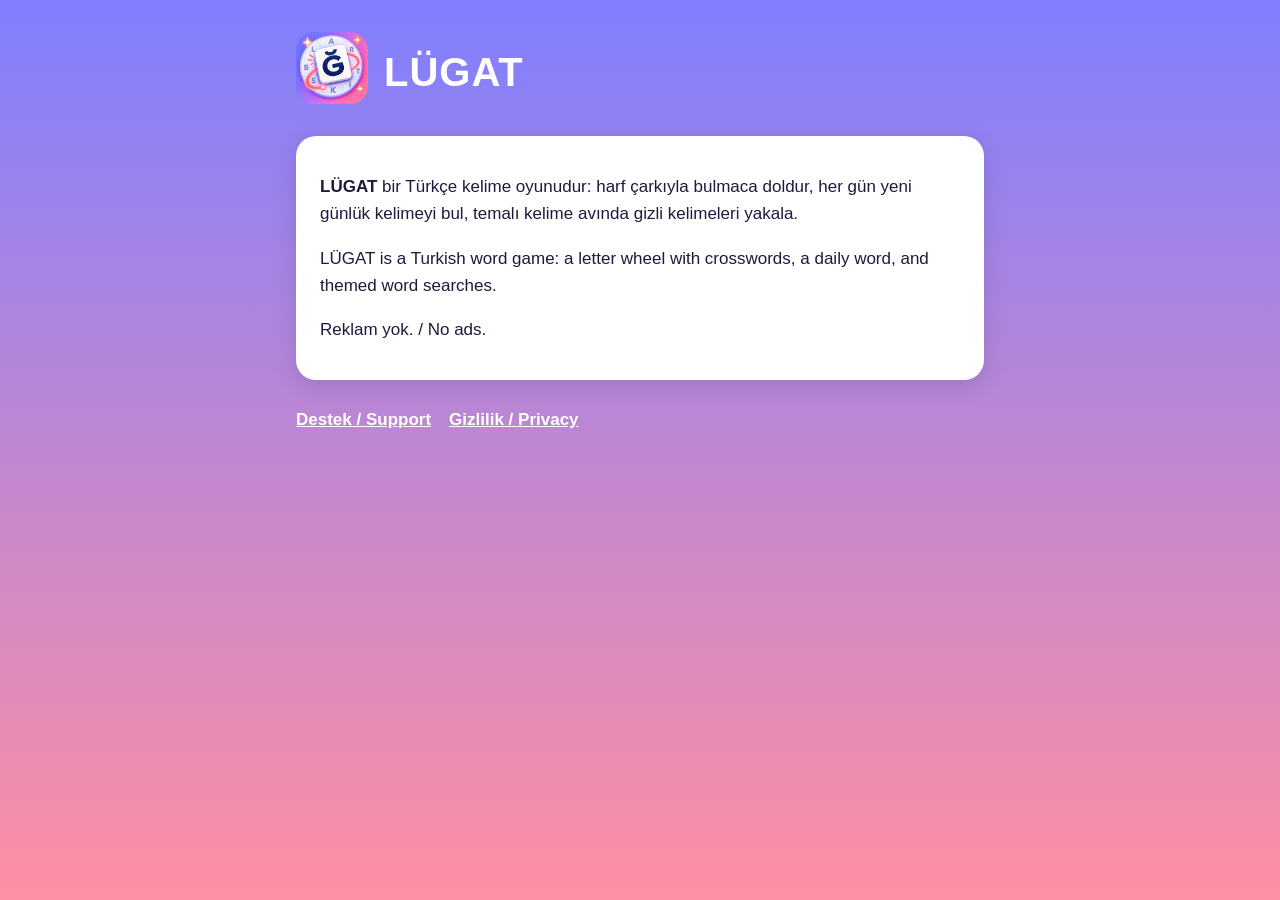
<file: index.html>
<!doctype html>
<html lang="tr">
<head>
<meta charset="utf-8">
<meta name="viewport" content="width=device-width, initial-scale=1">
<title>LÜGAT</title>
<link rel="stylesheet" href="style.css">
<link rel="icon" href="icon.png">
</head>
<body>
<main>
  <header><a href="./"><img src="icon.png" alt="LÜGAT"></a><h1>LÜGAT</h1></header>
  <div class="card">
    <p><strong>LÜGAT</strong> bir Türkçe kelime oyunudur: harf çarkıyla bulmaca doldur, her gün yeni günlük kelimeyi bul, temalı kelime avında gizli kelimeleri yakala.</p>
    <p>LÜGAT is a Turkish word game: a letter wheel with crosswords, a daily word, and themed word searches.</p>
    <p>Reklam yok. / No ads.</p>
  </div>
  <nav><a href="support/">Destek / Support</a><a href="privacy/">Gizlilik / Privacy</a></nav>
</main>
</body>
</html>
</file>
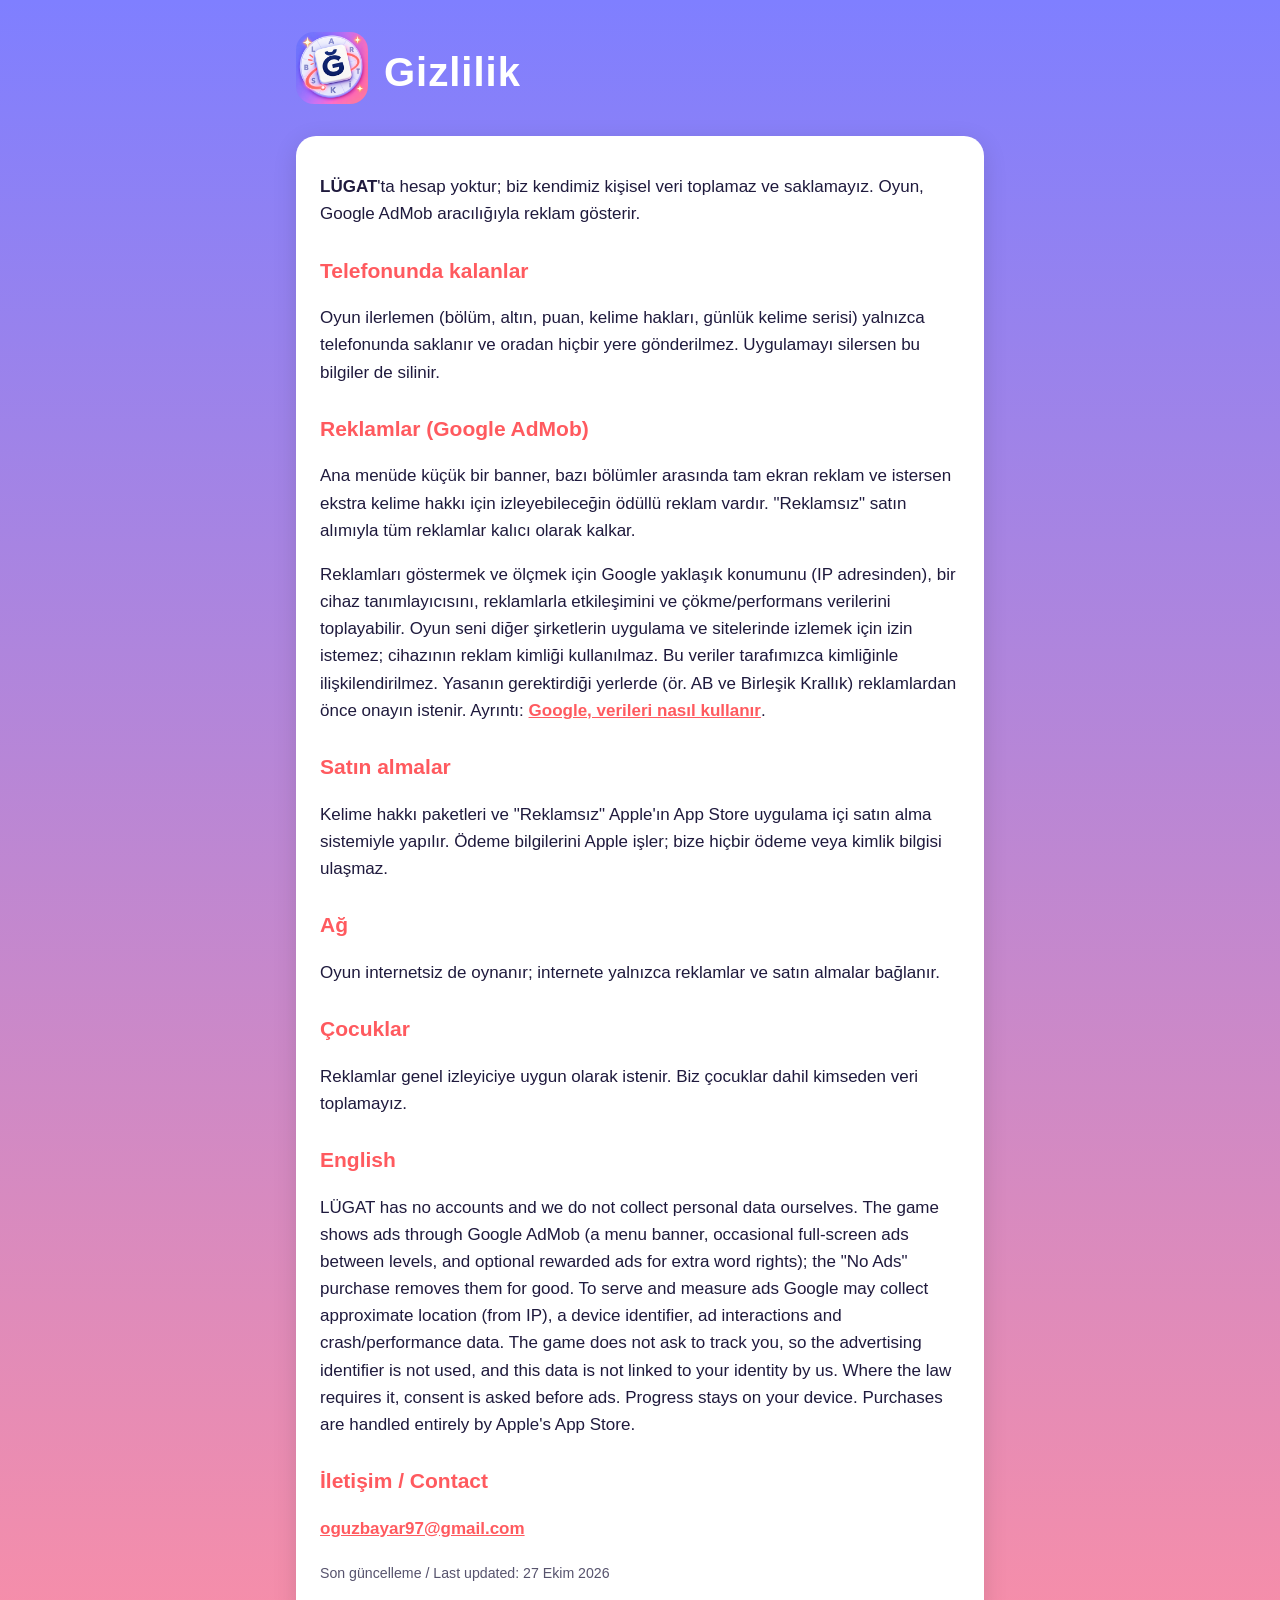
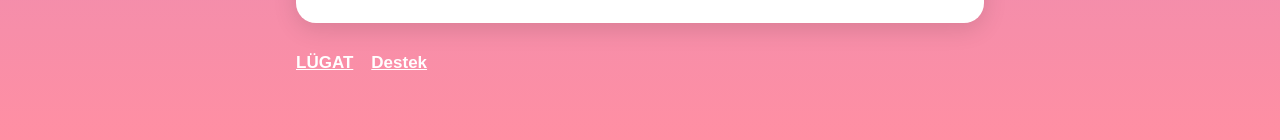
<file: privacy/index.html>
<!doctype html>
<html lang="tr">
<head>
<meta charset="utf-8">
<meta name="viewport" content="width=device-width, initial-scale=1">
<title>Gizlilik</title>
<link rel="stylesheet" href="../style.css">
<link rel="icon" href="../icon.png">
</head>
<body>
<main>
  <header><a href="../"><img src="../icon.png" alt="LÜGAT"></a><h1>Gizlilik</h1></header>
  <div class="card">
    <p><strong>LÜGAT</strong>'ta hesap yoktur; biz kendimiz kişisel veri toplamaz ve saklamayız. Oyun, Google AdMob aracılığıyla reklam gösterir.</p>
    <h2>Telefonunda kalanlar</h2>
    <p>Oyun ilerlemen (bölüm, altın, puan, kelime hakları, günlük kelime serisi) yalnızca telefonunda saklanır ve oradan hiçbir yere gönderilmez. Uygulamayı silersen bu bilgiler de silinir.</p>
    <h2>Reklamlar (Google AdMob)</h2>
    <p>Ana menüde küçük bir banner, bazı bölümler arasında tam ekran reklam ve istersen ekstra kelime hakkı için izleyebileceğin ödüllü reklam vardır. "Reklamsız" satın alımıyla tüm reklamlar kalıcı olarak kalkar.</p>
    <p>Reklamları göstermek ve ölçmek için Google yaklaşık konumunu (IP adresinden), bir cihaz tanımlayıcısını, reklamlarla etkileşimini ve çökme/performans verilerini toplayabilir. Oyun seni diğer şirketlerin uygulama ve sitelerinde izlemek için izin istemez; cihazının reklam kimliği kullanılmaz. Bu veriler tarafımızca kimliğinle ilişkilendirilmez. Yasanın gerektirdiği yerlerde (ör. AB ve Birleşik Krallık) reklamlardan önce onayın istenir. Ayrıntı: <a href="https://policies.google.com/technologies/partner-sites">Google, verileri nasıl kullanır</a>.</p>
    <h2>Satın almalar</h2>
    <p>Kelime hakkı paketleri ve "Reklamsız" Apple'ın App Store uygulama içi satın alma sistemiyle yapılır. Ödeme bilgilerini Apple işler; bize hiçbir ödeme veya kimlik bilgisi ulaşmaz.</p>
    <h2>Ağ</h2>
    <p>Oyun internetsiz de oynanır; internete yalnızca reklamlar ve satın almalar bağlanır.</p>
    <h2>Çocuklar</h2>
    <p>Reklamlar genel izleyiciye uygun olarak istenir. Biz çocuklar dahil kimseden veri toplamayız.</p>
    <h2>English</h2>
    <p>LÜGAT has no accounts and we do not collect personal data ourselves. The game shows ads through Google AdMob (a menu banner, occasional full-screen ads between levels, and optional rewarded ads for extra word rights); the "No Ads" purchase removes them for good. To serve and measure ads Google may collect approximate location (from IP), a device identifier, ad interactions and crash/performance data. The game does not ask to track you, so the advertising identifier is not used, and this data is not linked to your identity by us. Where the law requires it, consent is asked before ads. Progress stays on your device. Purchases are handled entirely by Apple's App Store.</p>
    <h2>İletişim / Contact</h2>
    <p><a href="mailto:oguzbayar97@gmail.com">oguzbayar97@gmail.com</a></p>
    <p><small>Son güncelleme / Last updated: 27 Ekim 2026</small></p>
  </div>
  <nav><a href="../">LÜGAT</a><a href="../support/">Destek</a></nav>
</main>
</body>
</html>
</file>
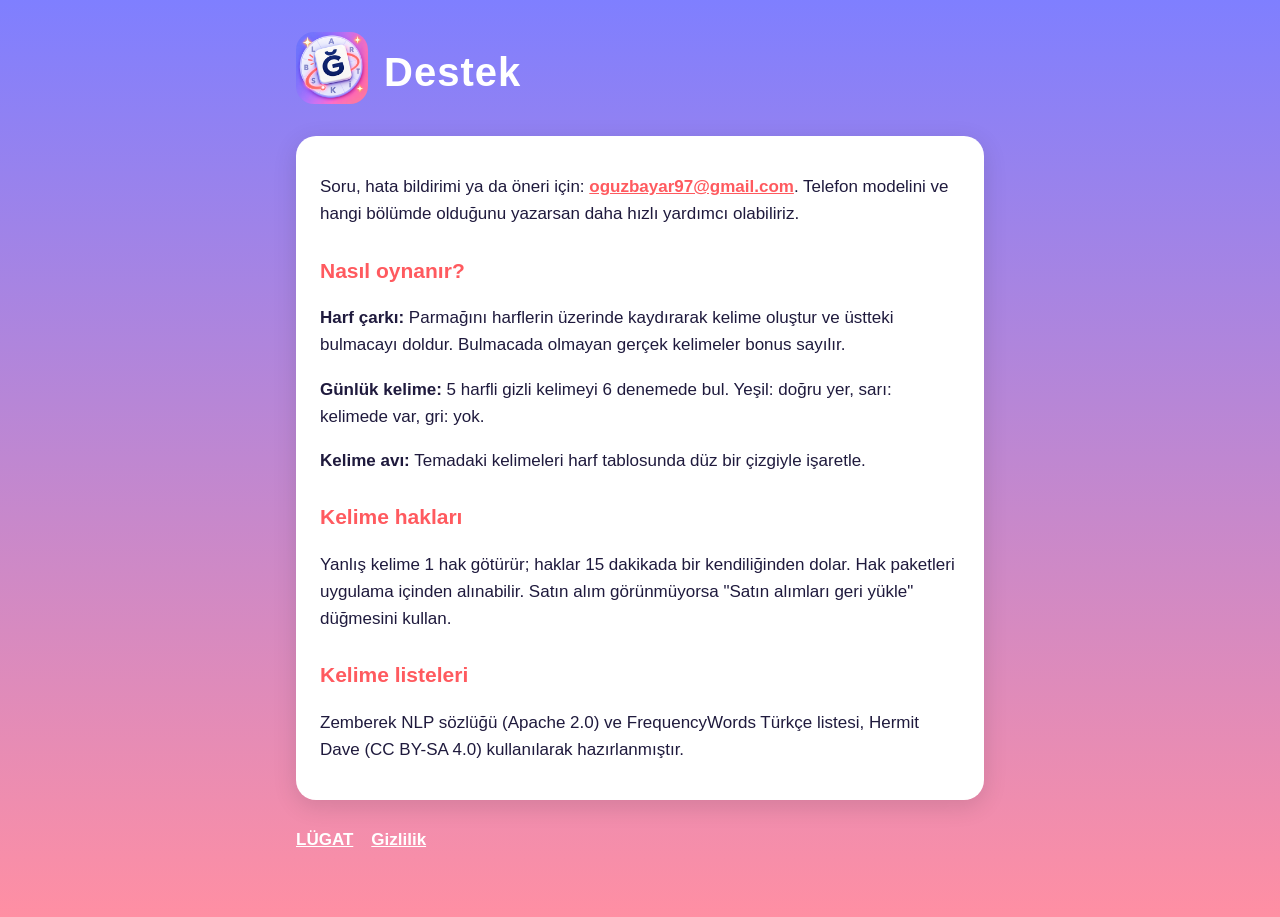
<file: support/index.html>
<!doctype html>
<html lang="tr">
<head>
<meta charset="utf-8">
<meta name="viewport" content="width=device-width, initial-scale=1">
<title>Destek</title>
<link rel="stylesheet" href="../style.css">
<link rel="icon" href="../icon.png">
</head>
<body>
<main>
  <header><a href="../"><img src="../icon.png" alt="LÜGAT"></a><h1>Destek</h1></header>
  <div class="card">
    <p>Soru, hata bildirimi ya da öneri için: <a href="mailto:oguzbayar97@gmail.com">oguzbayar97@gmail.com</a>. Telefon modelini ve hangi bölümde olduğunu yazarsan daha hızlı yardımcı olabiliriz.</p>
    <h2>Nasıl oynanır?</h2>
    <p><strong>Harf çarkı:</strong> Parmağını harflerin üzerinde kaydırarak kelime oluştur ve üstteki bulmacayı doldur. Bulmacada olmayan gerçek kelimeler bonus sayılır.</p>
    <p><strong>Günlük kelime:</strong> 5 harfli gizli kelimeyi 6 denemede bul. Yeşil: doğru yer, sarı: kelimede var, gri: yok.</p>
    <p><strong>Kelime avı:</strong> Temadaki kelimeleri harf tablosunda düz bir çizgiyle işaretle.</p>
    <h2>Kelime hakları</h2>
    <p>Yanlış kelime 1 hak götürür; haklar 15 dakikada bir kendiliğinden dolar. Hak paketleri uygulama içinden alınabilir. Satın alım görünmüyorsa "Satın alımları geri yükle" düğmesini kullan.</p>
    <h2>Kelime listeleri</h2>
    <p>Zemberek NLP sözlüğü (Apache 2.0) ve FrequencyWords Türkçe listesi, Hermit Dave (CC BY-SA 4.0) kullanılarak hazırlanmıştır.</p>
  </div>
  <nav><a href="../">LÜGAT</a><a href="../privacy/">Gizlilik</a></nav>
</main>
</body>
</html>
</file>
<file: style.css>
*{box-sizing:border-box}
body{margin:0;background:linear-gradient(#7F7FFF,#FF8FA3);min-height:100vh;color:#1F1A3D;font:17px/1.6 -apple-system,BlinkMacSystemFont,"Segoe UI",Roboto,Arial,sans-serif}
main{max-width:720px;margin:0 auto;padding:32px 16px 64px}
header{display:flex;align-items:center;gap:16px;margin-bottom:24px;color:#fff}
header img{width:72px;height:72px;border-radius:18px}
header a{color:inherit;text-decoration:none}
h1{font-size:40px;line-height:1.1;margin:0;font-weight:900;letter-spacing:1px}
h2{font-size:21px;margin:26px 0 8px;color:#FF5A5F}
.card{background:#fff;border-radius:20px;padding:20px 24px;box-shadow:0 6px 24px rgba(0,0,0,.12)}
a{color:#FF5A5F;font-weight:700}
nav{margin-top:26px;display:flex;gap:18px;flex-wrap:wrap}
nav a{color:#fff}
small{opacity:.75}
</file>
